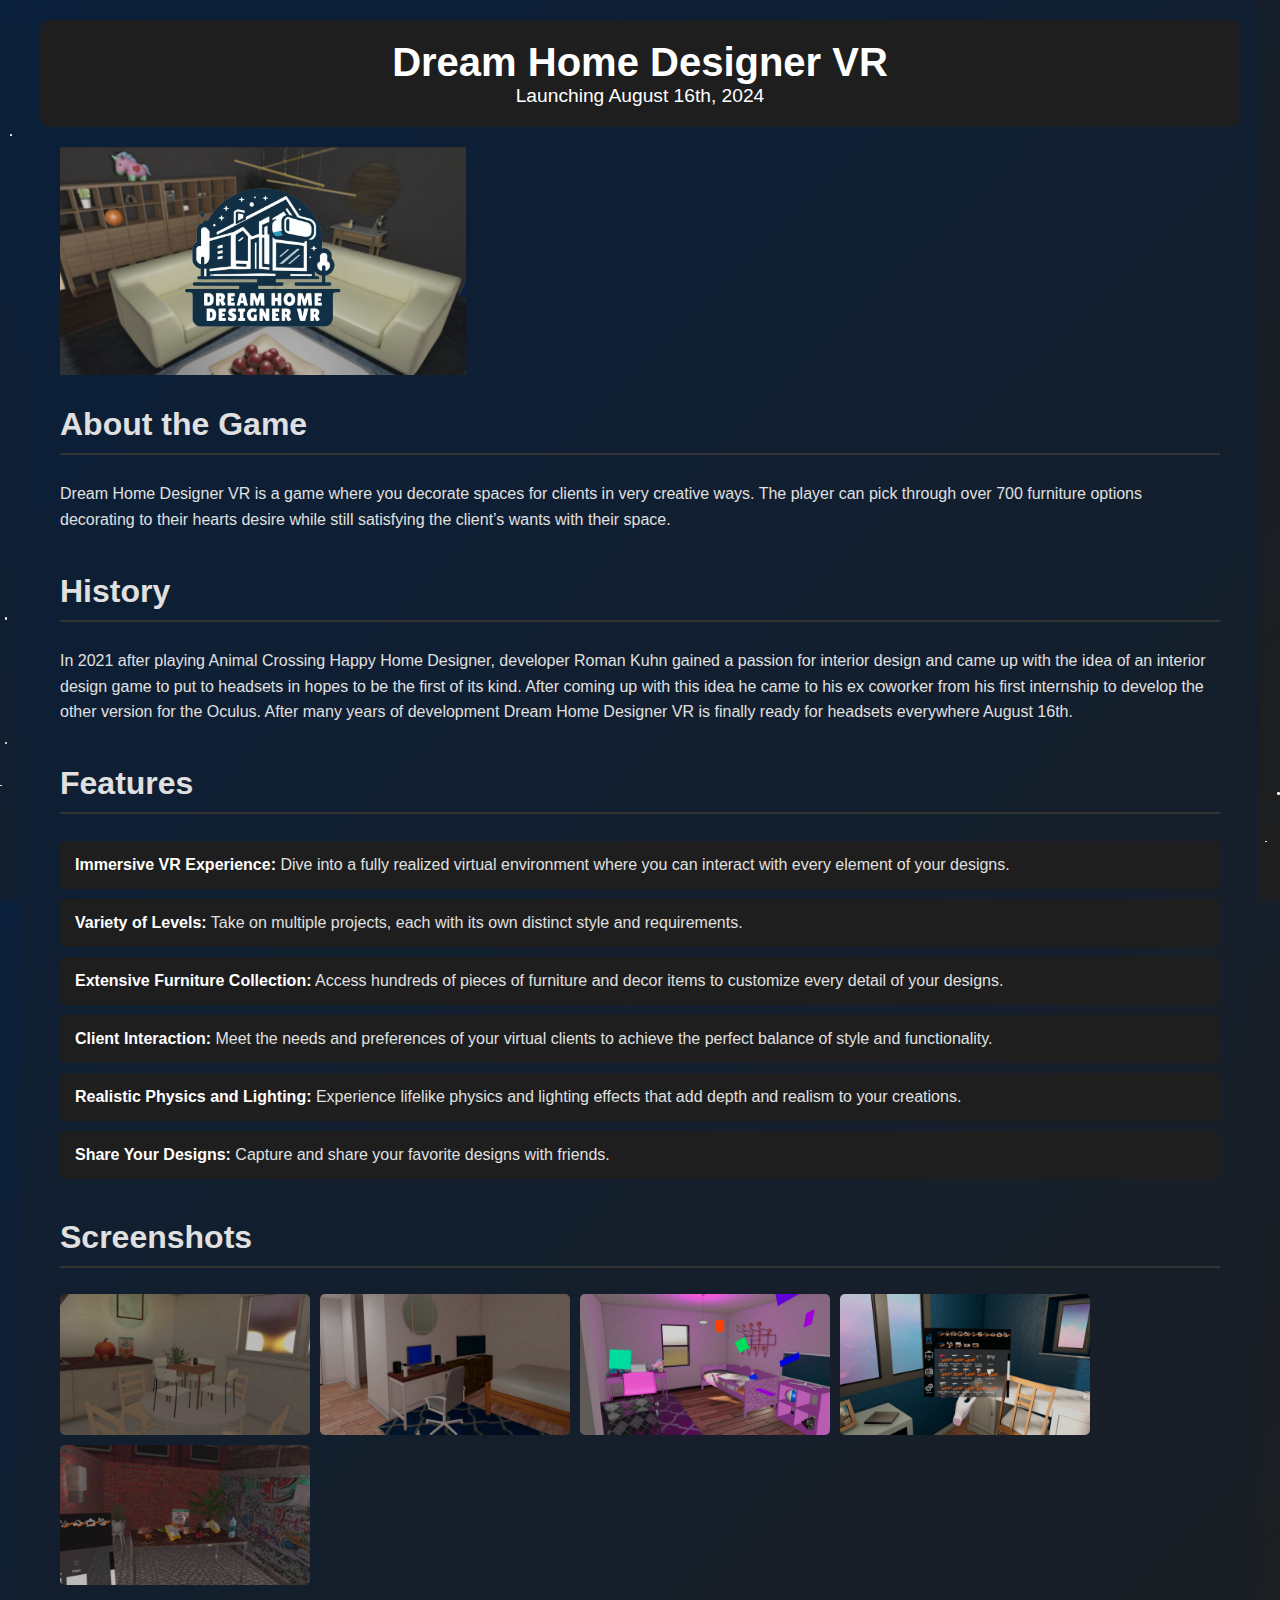
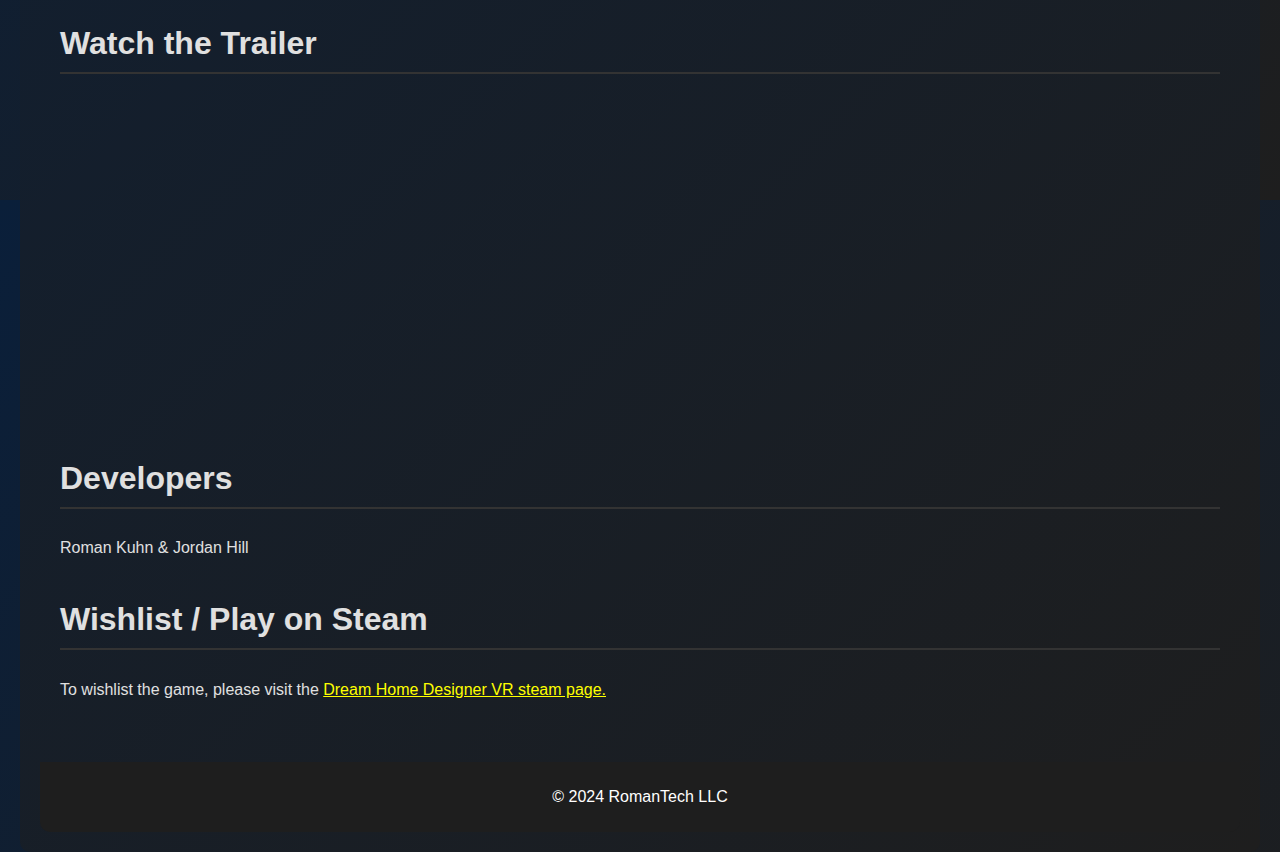
<file: index.html>
<!DOCTYPE html>
<html lang="en">
<head>
    <meta charset="UTF-8">
    <meta name="viewport" content="width=device-width, initial-scale=1.0">
    <title>Dream Home Designer VR</title>
    <link rel="stylesheet" href="styles.css">
</head>
<body>
    <div class="container">
        <header>
            <h1>Dream Home Designer VR</h1>
            <p>Launching August 16th, 2024</p>
        </header>
        <main>
          <div id="jumbotron">
            <img src="Landscape.png" width="35%" height="35%"/>
          </div>
            <section id="about">
                <h2>About the Game</h2>
                <p>Dream Home Designer VR is a game where you decorate spaces for clients in very creative ways. The player can pick through over 700 furniture options decorating to their hearts desire while still satisfying the client’s wants with their space.</p>
            </section>

            <section id="history">
                <h2>History</h2>
                <p>In 2021 after playing Animal Crossing Happy Home Designer, developer Roman Kuhn gained a passion for interior design and came up with the idea of an interior design game to put to headsets in hopes to be the first of its kind. After coming up with this idea he came to his ex coworker from his first internship to develop the other version for the Oculus. After many years of development Dream Home Designer VR is finally ready for headsets everywhere August 16th.</p>
            </section>

            <section id="features">
                <h2>Features</h2>
                <ul>
                    <li><strong>Immersive VR Experience:</strong> Dive into a fully realized virtual environment where you can interact with every element of your designs.</li>
                    <li><strong>Variety of Levels:</strong> Take on multiple projects, each with its own distinct style and requirements.</li>
                    <li><strong>Extensive Furniture Collection:</strong> Access hundreds of pieces of furniture and decor items to customize every detail of your designs.</li>
                    <li><strong>Client Interaction:</strong> Meet the needs and preferences of your virtual clients to achieve the perfect balance of style and functionality.</li>
                    <li><strong>Realistic Physics and Lighting:</strong> Experience lifelike physics and lighting effects that add depth and realism to your creations.</li>
                    <li><strong>Share Your Designs:</strong> Capture and share your favorite designs with friends.</li>
                </ul>
            </section>

            <section id="screenshots">
                <h2>Screenshots</h2>
                <div class="gallery">
                    <img src="Screenshots_00000.png" alt="Screenshot 1">
                    <img src="Screenshots_00001.png" alt="Screenshot 2">
                    <img src="Screenshots_00002.png" alt="Screenshot 3">
                    <img src="Screenshots_00003.png" alt="Screenshot 4">
                    <img src="Screenshots_00004.png" alt="Screenshot 5">
                </div>
            </section>

            <section id="trailer">
                <h2>Watch the Trailer</h2>
                <iframe width="560" height="315" src="https://www.youtube.com/embed/hY6PzMktDxY?si=c6aW2YZv6wKOklYC" title="YouTube video player" frameborder="0" allow="accelerometer; autoplay; clipboard-write; encrypted-media; gyroscope; picture-in-picture; web-share" referrerpolicy="strict-origin-when-cross-origin" allowfullscreen></iframe>
            </section>

            <section id="developers">
                <h2>Developers</h2>
                <p>Roman Kuhn & Jordan Hill</p>
            </section>

            <section id="playnow">
              <h2>Wishlist / Play on Steam</h2>
              <p>To wishlist the game, please visit the <a href="https://store.steampowered.com/app/2770290/Dream_Home_Designer/">Dream Home Designer VR steam page. </a></p>
        </section>

        </main>

        <footer>
            <p>&copy; 2024 RomanTech LLC</p>
        </footer>
    </div>
    <script src="script.js"></script>
</body>
</html>
</file>
<file: styles.css>
/* styles.css */
body {
    font-family: Arial, sans-serif;
    color: #e0e0e0;
    background: linear-gradient(135deg, #0a1f3a, #1e1e1e); /* Dark blue and grey gradient */
    margin: 0;
    padding: 0;
    overflow-x: hidden; /* Prevent horizontal scroll */
    min-height: 100vh; /* Ensure the body takes up the full viewport height */
}

html {
    height: 100%;
}

.jumbotron {
    display: 'flex';
    justify-content: center;
    align-items: center;
}

a {
    color: yellow
}

.container {
    max-width: 1200px;
    margin: 0 auto;
    padding: 20px;
    background: linear-gradient(135deg, #0a1f3a, #1e1e1e); /* Dark blue and grey gradient */
    border-radius: 10px;
    position: relative; /* Positioning for starfield */
    z-index: 1; /* Ensure content is above the starfield */
}

header {
    background-color: #1e1e1e;
    color: #ffffff;
    padding: 20px;
    text-align: center;
    border-radius: 10px;
}

header h1 {
    margin: 0;
    font-size: 2.5em;
}

header p {
    margin: 0;
    font-size: 1.2em;
}

main {
    padding: 20px;
}

section {
    margin-bottom: 40px;
}

section h2 {
    border-bottom: 2px solid #333333;
    padding-bottom: 10px;
    font-size: 2em;
}

section p {
    line-height: 1.6;
}

ul {
    list-style-type: none;
    padding: 0;
}

ul li {
    background: #1e1e1e;
    margin-bottom: 10px;
    padding: 15px;
    border-radius: 5px;
}

ul li strong {
    color: #ffffff;
}

.gallery {
    display: flex;
    flex-wrap: wrap;
    gap: 10px;
}

.gallery img {
    width: 100%;
    max-width: 250px;
    height: auto;
    border-radius: 5px;
}

video {
    width: 100%;
    max-width: 800px;
    border-radius: 5px;
}

footer {
    background-color: #1e1e1e;
    color: #ffffff;
    text-align: center;
    padding: 10px;
    border-radius: 0 0 10px 10px;
}

/* Starfield animation */
@keyframes twinkling {
    0% { opacity: 0.8; }
    50% { opacity: 1; }
    100% { opacity: 0.8; }
}

.starfield {
    position: fixed; /* Fixed position to stay in the background */
    top: 0;
    left: 0;
    width: 100%;
    height: 100%;
    pointer-events: none; /* Ensure stars do not interfere with content */
    overflow: hidden; /* Hide stars outside the container */
    z-index: 0; /* Ensure stars are behind the content */
}

.star {
    position: absolute;
    border-radius: 50%;
    background: white;
    animation: twinkling 2s infinite;
}

.star:nth-child(odd) {
    animation-duration: 1.5s;
}

.star:nth-child(even) {
    animation-duration: 2.5s;
}
</file>
